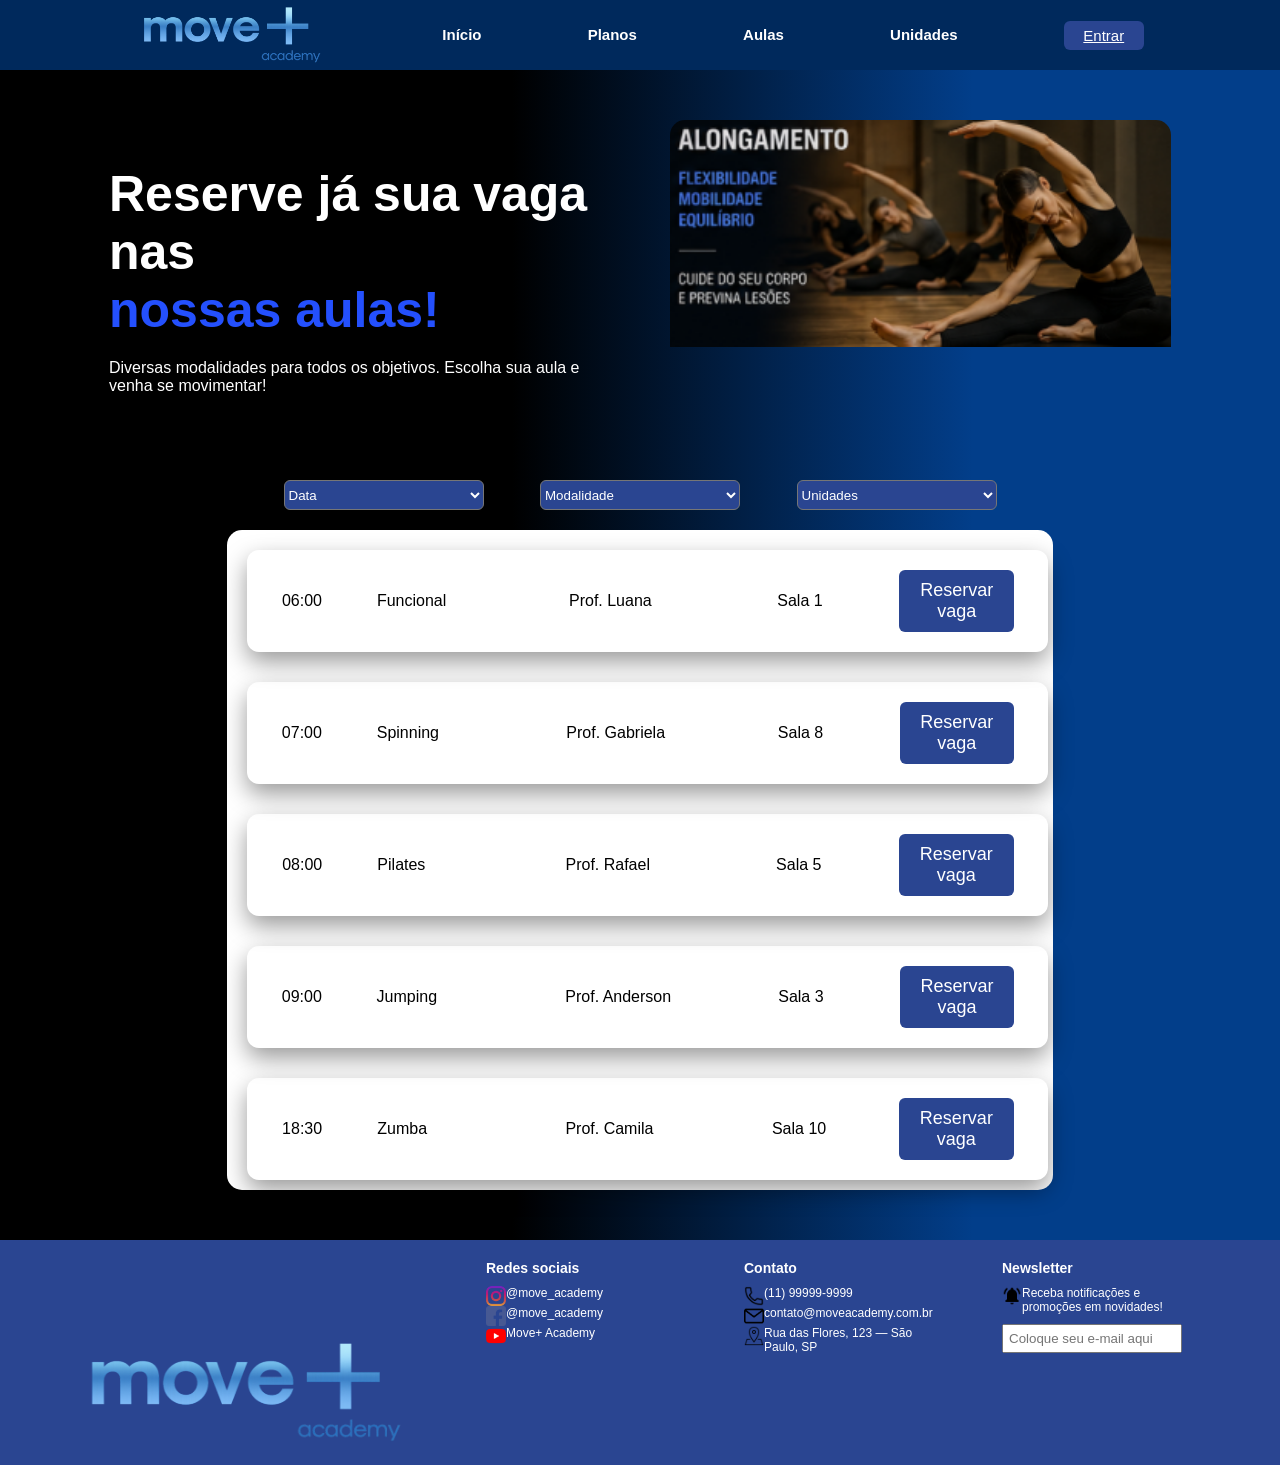
<file: aulas.html>
<!DOCTYPE html>
<html lang="pt-br">

<head>
    <meta charset="UTF-8">
    <meta name="viewport" content="width=device-width, initial-scale=1.0">
    <meta name="description"
        content="Conheça a Move+ Academy! Uma academia completa com infraestrutura moderna, treinos personalizados e professores prontos para acelerar os seus resultados. Na Move+ Academy você encontra o equilíbrio perfeito entre saúde e alta performance. Treinos inteligentes, modalidades variadas e uma comunidade ativa. Comece hoje!">
    <title>Página Inicial</title>
    <link rel="icon" type="image/png" sizes="32x32" href="img\+.png">
    <link rel="stylesheet" href="css/style.css">
</head>

<body>

    <header>
        <nav class="navbar">
            <div class="logo">
                <img src="img/logo2.png">
            </div>

            <h4><a href="index.html" class="cabeçalho">Início</a></h4>

            <h4 id="menuPlanos">
                <a href="planos.html" class="cabeçalho">Planos</a>
            </h4>

            <h4 id="menuAulas">
                <a href="aulas.html" class="cabeçalho">Aulas</a>
            </h4>

            <h4 id="menuUnidades">
                <a href="unidades.html" class="cabeçalho">Unidades</a>
            </h4>

            <h4 id="menuTreinos" style="display:none;">
                <a href="treinos.html" class="cabeçalho">Treinos</a>
            </h4>

            <div class="Entrar">
                <a href="login.html">Entrar</a>
            </div>
        </nav>
    </header>

    </div>

    <main class="painelAulas">
        <div class="topo-aulas">

            <div class="texto-aulas">
                <h1>
                    Reserve já sua vaga nas <br>
                    <strong>nossas aulas!</strong>
                </h1>

                <h4>
                    Diversas modalidades para todos os objetivos.
                    Escolha sua aula e venha se movimentar!
                </h4>
            </div>

            <div class="cardAula-carrossel-container">
                <img src="img/alongamentos.png">
            </div>

        </div>
        <section class="painelOpcoes">
            <select class="opcoes_painel">
                <option selected disabled>Data</option>
                <option>Segunda-feira</option>
                <option>Terça-feira</option>
                <option>Quarta-feira</option>
                <option>Quinta-feira</option>
                <option>Sexta-feira</option>
                <option>Sábado</option>
                <option>Domingo</option>
            </select>

            <select class="opcoes_painel">
                <option selected disabled>Modalidade</option>
                <option>Funcional</option>
                <option>Spinning</option>
                <option>Pilates</option>
                <option>Jumping</option>
                <option>Zumba</option>
            </select>

            <select class="opcoes_painel">
                <option selected disabled>Unidades</option>
                <option>Unidade Paulista</option>
                <option>Unidade Alphaville</option>
                <option>Unidade Batel</option>
                <option>Unidade Zona Sul</option>
                <option>Unidade Copacabana</option>
                <option>Unidade Centro</option>
            </select>

        </section>

        <section class="painelHorarios">
            <table>
                <tbody>
                    <tr>
                        <td>06:00</td>
                        <td>Funcional</td>
                        <td>Prof. Luana</td>
                        <td>Sala 1</td>
                        <td><button class="botao_aulas">Reservar vaga</button></td>
                    </tr>
                </tbody>
            </table>

            <table>
                <tbody>
                    <tr>
                        <td>07:00</td>
                        <td>Spinning</td>
                        <td>Prof. Gabriela</td>
                        <td>Sala 8</td>
                        <td><button class="botao_aulas">Reservar vaga</button></td>
                    </tr>
                </tbody>
            </table>

            <table>
                <tbody>
                    <tr>
                        <td>08:00</td>
                        <td>Pilates</td>
                        <td>Prof. Rafael</td>
                        <td>Sala 5</td>
                        <td><button class="botao_aulas">Reservar vaga</button></td>
                    </tr>
                </tbody>
            </table>

            <table>
                <tbody>
                    <tr>
                        <td>09:00</td>
                        <td>Jumping</td>
                        <td>Prof. Anderson</td>
                        <td>Sala 3</td>
                        <td><button class="botao_aulas">Reservar vaga</button></td>
                    </tr>
                </tbody>
            </table>

            <table>
                <tbody>
                    <tr>
                        <td>18:30</td>
                        <td>Zumba</td>
                        <td>Prof. Camila</td>
                        <td>Sala 10</td>
                        <td><button class="botao_aulas">Reservar vaga</button></td>
                    </tr>
                </tbody>
            </table>

        </section>

    </main>


    <div class="rodape">
        <div class="rodapeImagem">
            <img src="img/logo2.png">
        </div>
        <div class="coluna">
            <h4>Redes sociais</h4>
            <p class="icone"><img src="img/instagram.png"> @move_academy</p>
            <p class="icone"><img src="img/facebook.png"> @move_academy</p>
            <p class="icone"><img src="img/youtube.png"> Move+ Academy</p>
        </div>

        <div class="coluna">
            <h4>Contato</h4>
            <p class="icone"><img src="img/telefone.png"> (11) 99999-9999</p>
            <p class="icone"><img src="img/e-mail.png"> contato@moveacademy.com.br</p>
            <p class="icone"><img src="img/endereço.png"> Rua das Flores, 123 — São Paulo, SP</p>
        </div>

        <div class="coluna">
            <h4>Newsletter</h4>
            <p class="icone"><img src="img/notificacao.png"> Receba notificações e promoções em novidades!</p>
            <input type="email" placeholder="Coloque seu e-mail aqui">
        </div>
        <script src="js/script.js">
        </script>
        
</body>

</html>
</file>
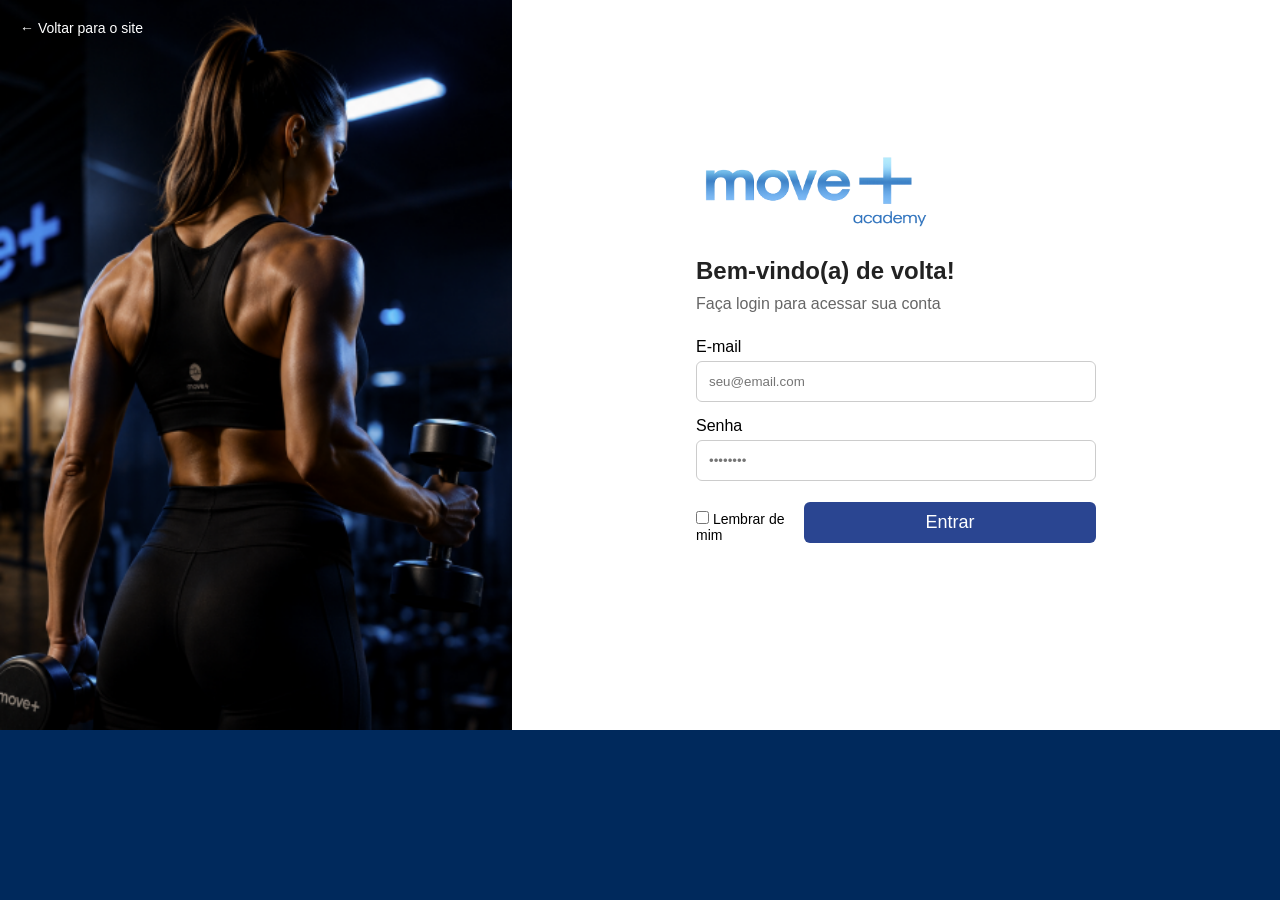
<file: login.html>
<!DOCTYPE html>
<html lang="pt-BR">

<head>
    <meta charset="UTF-8">
    <meta name="viewport" content="width=device-width, initial-scale=1.0">
    <title>Login - Move+</title>
    <link rel="stylesheet" href="css/style.css">
</head>

<body>

    <div class="container">

        <div class="left_login">
            <a href="index.html" class="voltar">← Voltar para o site</a>
        </div>

        <div class="right">

            <div class="formulario">

                <img src="img/logo2.png" alt="Move+" class="logo_login_cadastro">

                <h2>Bem-vindo(a) de volta!</h2>
                <p>Faça login para acessar sua conta</p>

                <label>E-mail</label>
                <input type="email" placeholder="seu@email.com">

                <label>Senha</label>
                <input type="password" placeholder="••••••••">

                <div class="opcoes">
                    <label>
                        <input type="checkbox">
                        Lembrar de mim
                    </label>

                <button>Entrar</button>

            </div>

        </div>

</body>

</html>
</file>
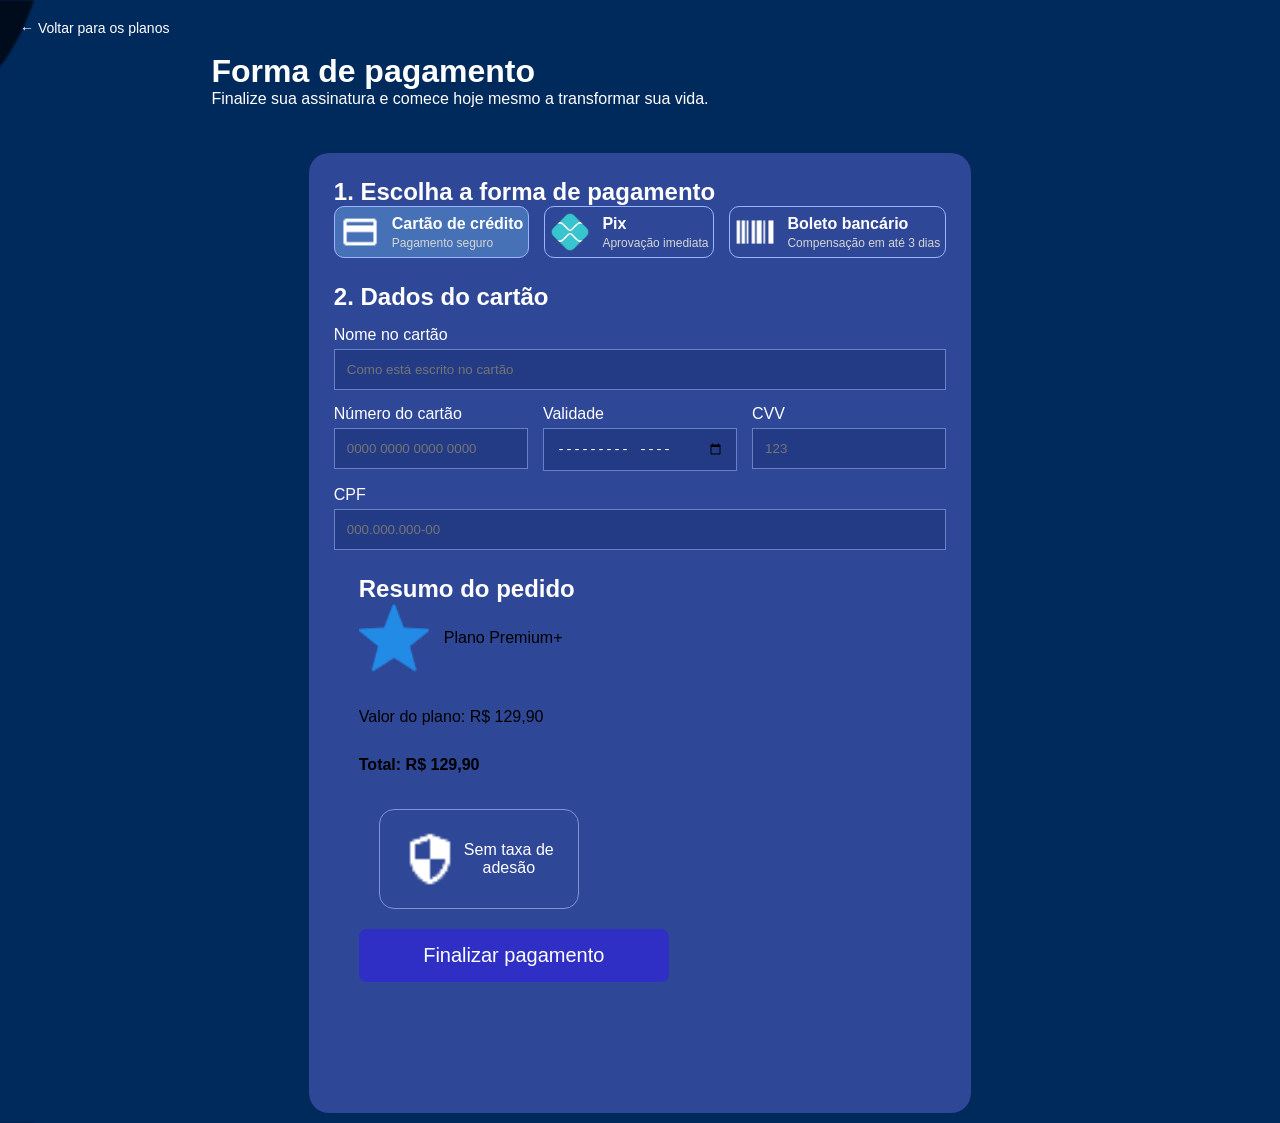
<file: pagamento.html>
<!DOCTYPE html>
<html lang="pt-br">

<head>
    <meta charset="UTF-8">
    <meta name="viewport" content="width=device-width, initial-scale=1.0">
    <meta name="description"
        content="Conheça a Move+ Academy! Uma academia completa com infraestrutura moderna, treinos personalizados e professores prontos para acelerar os seus resultados. Na Move+ Academy você encontra o equilíbrio perfeito entre saúde e alta performance. Treinos inteligentes, modalidades variadas e uma comunidade ativa. Comece hoje!">
    <title>Página de pagamento</title>
    <link rel="icon" type="image/png" sizes="32x32" href="img\+.png">
    <link rel="stylesheet" href="css/style.css">

</head>

<body class="pagamento">


    <a href="planos.html" class="voltar">
        ← Voltar para os planos
    </a>
    <br>

    <div class="pagamento_topo">
        <h1>Forma de pagamento</h1>
        <p class="p_topo">Finalize sua assinatura e comece hoje mesmo a transformar sua vida.</p>
    </div>

    <div class="left_pagamento">

        <!-- LADO ESQUERDO -->
        <div class="pagamento_opcoes">

            <h2>1. Escolha a forma de pagamento</h2>

            <div class="metodos_pagamento">

                <div class="metodo_ativo ativo" onclick="mostrarPagamento('cartao', this)">
                    <img src="img/Cartao.png">

                    <div class="metodo_informacoes">
                        <span>Cartão de crédito</span>
                        <p>Pagamento seguro</p>
                    </div>
                </div>

                <div class="metodo_ativo" onclick="mostrarPagamento('pix', this)">
                    <img src="img/Pix.png">

                    <div class="metodo_informacoes">
                        <span>Pix</span>
                        <p>Aprovação imediata</p>
                    </div>
                </div>

                <div class="metodo_ativo" onclick="mostrarPagamento('boleto', this)">
                    <img src="img/Boleto.png">

                    <div class="metodo_informacoes">
                        <span>Boleto bancário</span>
                        <p>Compensação em até 3 dias</p>
                    </div>
                </div>

            </div>

            <!-- FORMULÁRIO CARTÃO -->
            <div id="cartao" class="forma_pagamento">

                <h2>2. Dados do cartão</h2>

                <label>Nome no cartão</label>
                <input type="text" placeholder="Como está escrito no cartão">

                <div class="input_linhas">

                    <div>
                        <label>Número do cartão</label>
                        <input type="text" placeholder="0000 0000 0000 0000">
                    </div>

                    <div>
                        <label>Validade</label>
                        <input type="month">
                    </div>

                    <div>
                        <label>CVV</label>
                        <input type="password" placeholder="123">
                    </div>

                </div>

                <label>CPF</label>
                <input type="text" placeholder="000.000.000-00">

            </div>


            <!-- FORMULÁRIO PIX -->
            <div id="pix" class="forma_pagamento" style="display:none;">

                <h2>2. Pagamento via Pix</h2>

                <p style="color:white;">
                    Escaneie o QR Code abaixo para realizar o pagamento.
                </p>

                <img src="img/qr.png" alt="QR Code Pix" style="width:220px; margin:20px auto; display:block;">

                <p style="color:white;">
                    Após o pagamento a confirmação acontece automaticamente.
                </p>

            </div>


            <!-- FORMULÁRIO BOLETO -->
            <div id="boleto" class="forma_pagamento" style="display:none;">

                <h2>2. Pagamento por boleto</h2>

                <p style="color:white;">
                    Clique no botão abaixo para gerar seu boleto bancário.
                </p>

                <button class="finalizar" type="button" onclick="gerarBoleto()">
                    Gerar boleto bancário
                </button>

                <p style="color:white; margin-top:20px;">
                    O pagamento pode levar até 3 dias úteis para ser compensado.
                </p>

            </div>

            <div class="resumo_pedido">

                <h2>Resumo do pedido</h2>
                <div class="plano_final">
                    <img id="imgPlano" class="imgPlanoResumo">

                    <div>
                        <p id="nomePlano"></p>
                    </div>
                </div>

                <div class="valores">
                    <p id="valorPlano"></p>
                </div>

                <div class="valores">
                    <strong id="totalPlano"></strong>
                </div>

                <div class="taxa">
                    <img src="img/Adesao.png" width=20% height=20%> Sem taxa de adesão
                </div>

                <button class="finalizar" onclick="finalizarPagamento()">
                    Finalizar pagamento
                </button>

            </div>

        </div>
    </div>
    <script src="js/script.js"></script>
    <script src="js/pagamento.js"></script>
</body>

</html>
</file>
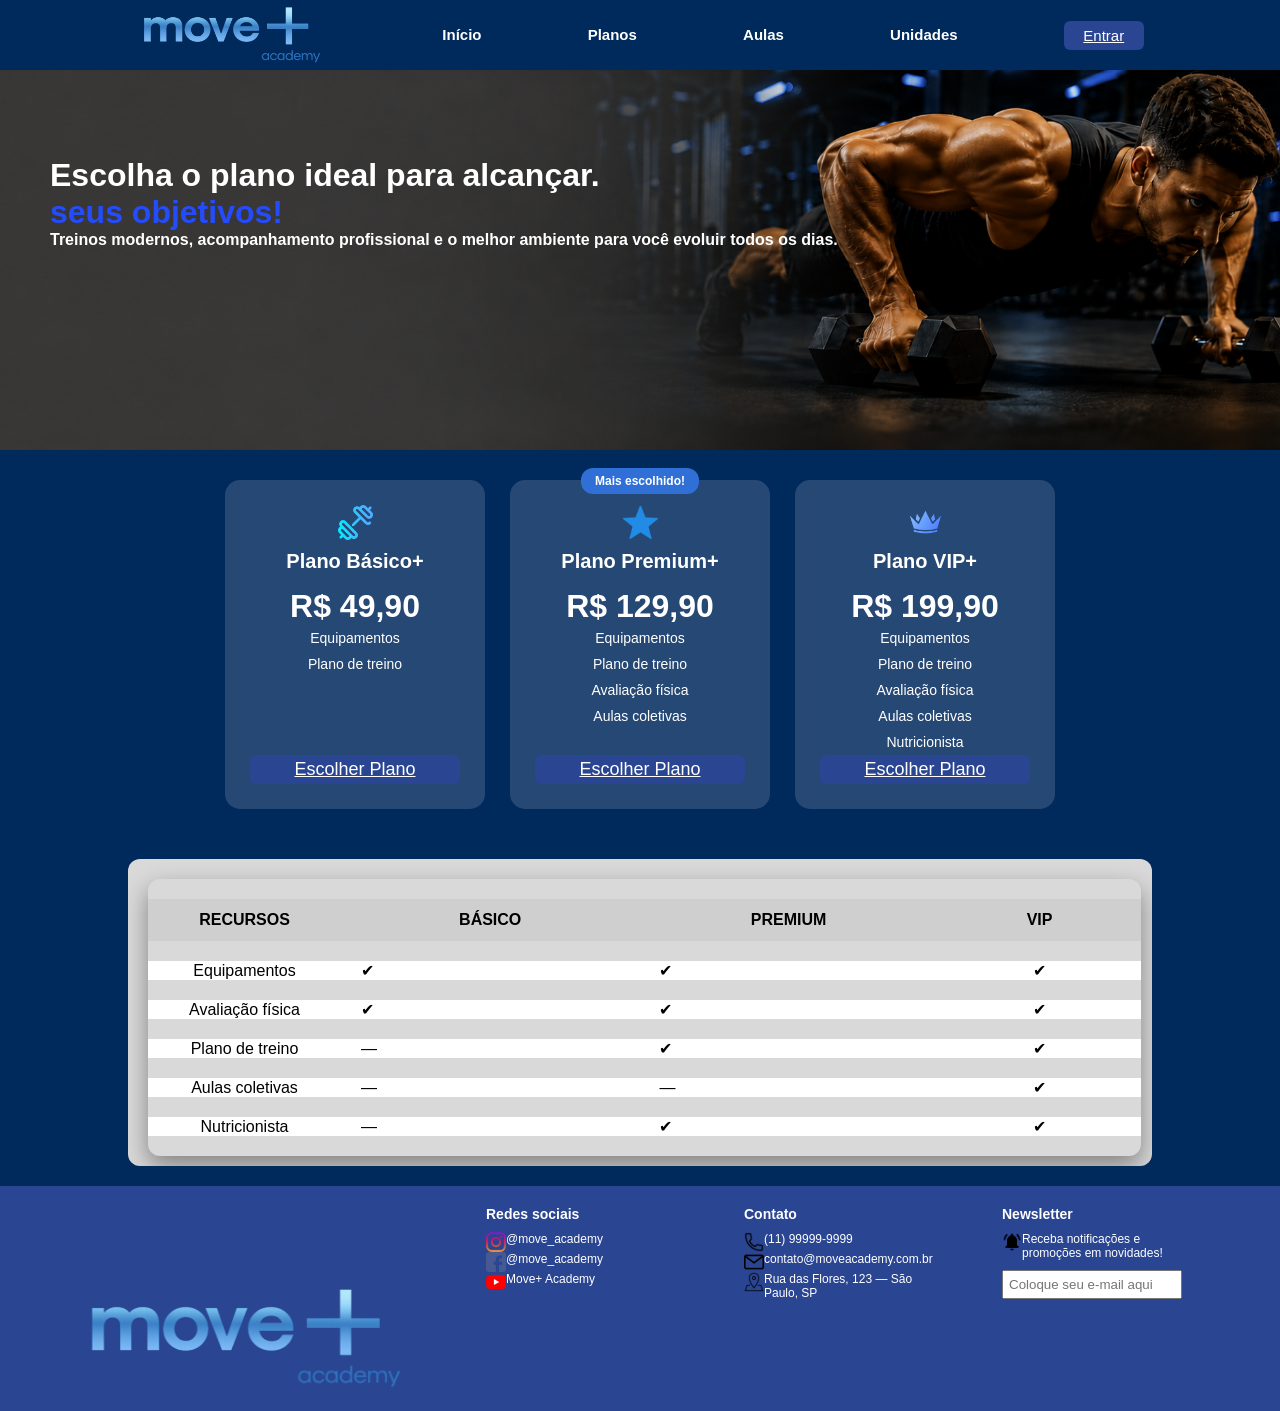
<file: planos.html>
<!DOCTYPE html>
<html lang="pt-br">

<head>
    <meta charset="UTF-8">
    <meta name="viewport" content="width=device-width, initial-scale=1.0">
    <meta name="description"
        content="Conheça a Move+ Academy! Uma academia completa com infraestrutura moderna, treinos personalizados e professores prontos para acelerar os seus resultados. Na Move+ Academy você encontra o equilíbrio perfeito entre saúde e alta performance. Treinos inteligentes, modalidades variadas e uma comunidade ativa. Comece hoje!">
    <title>Planos</title>
    <link rel="icon" type="image/png" sizes="32x32" href="img\+.png">
    <link rel="stylesheet" href="css/style.css">

</head>

<body>

    <header>
        <nav class="navbar">
            <div class="logo">
                <img src="img/logo2.png">
            </div>

            <h4><a href="index.html" class="cabeçalho">Início</a></h4>

            <h4 id="menuPlanos">
                <a href="planos.html" class="cabeçalho">Planos</a>
            </h4>

            <h4 id="menuAulas">
                <a href="aulas.html" class="cabeçalho">Aulas</a>
            </h4>

            <h4 id="menuUnidades">
                <a href="unidades.html" class="cabeçalho">Unidades</a>
            </h4>

            <h4 id="menuTreinos" style="display:none;">
                <a href="treinos.html" class="cabeçalho">Treinos</a>
            </h4>

            <div class="Entrar">
                <a href="login.html">Entrar</a>
            </div>
        </nav>
    </header>

    <div class="painelPlanos">
        <h1><br>
            Escolha o plano ideal para alcançar.<br>
            <strong style="color: rgb(36, 76, 253)">seus objetivos!</strong>
        </h1>
        <h4>Treinos modernos, acompanhamento profissional e o melhor ambiente para você evoluir todos os dias.</h4>
    </div>

    <div class="cards_planos">

        <div class="recursos_planos">
            <img src="img/PlanoBasico.png">
            <h2>Plano Básico+</h2>
            <h1>R$ 49,90</h1>
            <p>Equipamentos</p>
            <p>Plano de treino</p>
            <a href="cadastro.html" class="botao_recursos" onclick="localStorage.setItem('planoEscolhido','basico')">
                Escolher Plano
            </a>
        </div>

        <div class="recursos_planos-destaque">
            <img src="img/PlanoPremium+.png">
            <h2>Plano Premium+</h2>
            <h1>R$ 129,90</h1>
            <p>Equipamentos</p>
            <p>Plano de treino</p>
            <p>Avaliação física</p>
            <p>Aulas coletivas</p>
            <a href="cadastro.html" class="botao_recursos" onclick="localStorage.setItem('planoEscolhido','premium')">
                Escolher Plano
            </a>
        </div>

        <div class="recursos_planos">
            <img src="img/PlanoVIP+.png">
            <h2>Plano VIP+</h2>
            <h1>R$ 199,90</h1>
            <p>Equipamentos</p>
            <p>Plano de treino</p>
            <p>Avaliação física</p>
            <p>Aulas coletivas</p>
            <p>Nutricionista</p>
            <a href="cadastro.html" class="botao_recursos" onclick="localStorage.setItem('planoEscolhido','vip')">
                Escolher Plano
            </a>
        </div>

    </div>

    <div class="tabela-planos">
        <table>
            <thead>
                <tr>
                    <th>RECURSOS</th>
                    <th>BÁSICO</th>
                    <th>PREMIUM</th>
                    <th>VIP</th>
                </tr>
            </thead>
            <tbody>
                <tr>
                    <td>Equipamentos</td>
                    <td>✔</td>
                    <td>✔</td>
                    <td>✔</td>
                </tr>
                <tr>
                    <td>Avaliação física</td>
                    <td>✔</td>
                    <td>✔</td>
                    <td>✔</td>
                </tr>
                <tr>
                    <td>Plano de treino</td>
                    <td>—</td>
                    <td>✔</td>
                    <td>✔</td>
                </tr>
                <tr>
                    <td>Aulas coletivas</td>
                    <td>—</td>
                    <td>—</td>
                    <td>✔</td>
                </tr>
                <tr>
                    <td>Nutricionista</td>
                    <td>—</td>
                    <td>✔</td>
                    <td>✔</td>
                </tr>
            </tbody>
        </table>
    </div>
    <div class="rodape">
        <div class="rodapeImagem">
            <img src="img/logo2.png">
        </div>
        <div class="coluna">
            <h4>Redes sociais</h4>
            <p class="icone"><img src="img/instagram.png"> @move_academy</p>
            <p class="icone"><img src="img/facebook.png"> @move_academy</p>
            <p class="icone"><img src="img/youtube.png"> Move+ Academy</p>
        </div>

        <div class="coluna">
            <h4>Contato</h4>
            <p class="icone"><img src="img/telefone.png"> (11) 99999-9999</p>
            <p class="icone"><img src="img/e-mail.png"> contato@moveacademy.com.br</p>
            <p class="icone"><img src="img/endereço.png"> Rua das Flores, 123 — São Paulo, SP</p>
        </div>

        <div class="coluna">
            <h4>Newsletter</h4>
            <p class="icone"><img src="img/notificacao.png"> Receba notificações e promoções em novidades!</p>
            <input type="email" placeholder="Coloque seu e-mail aqui">
        </div>
    </div>
<script src="js/pagamento.js"></script>
</body>

</html>
</file>
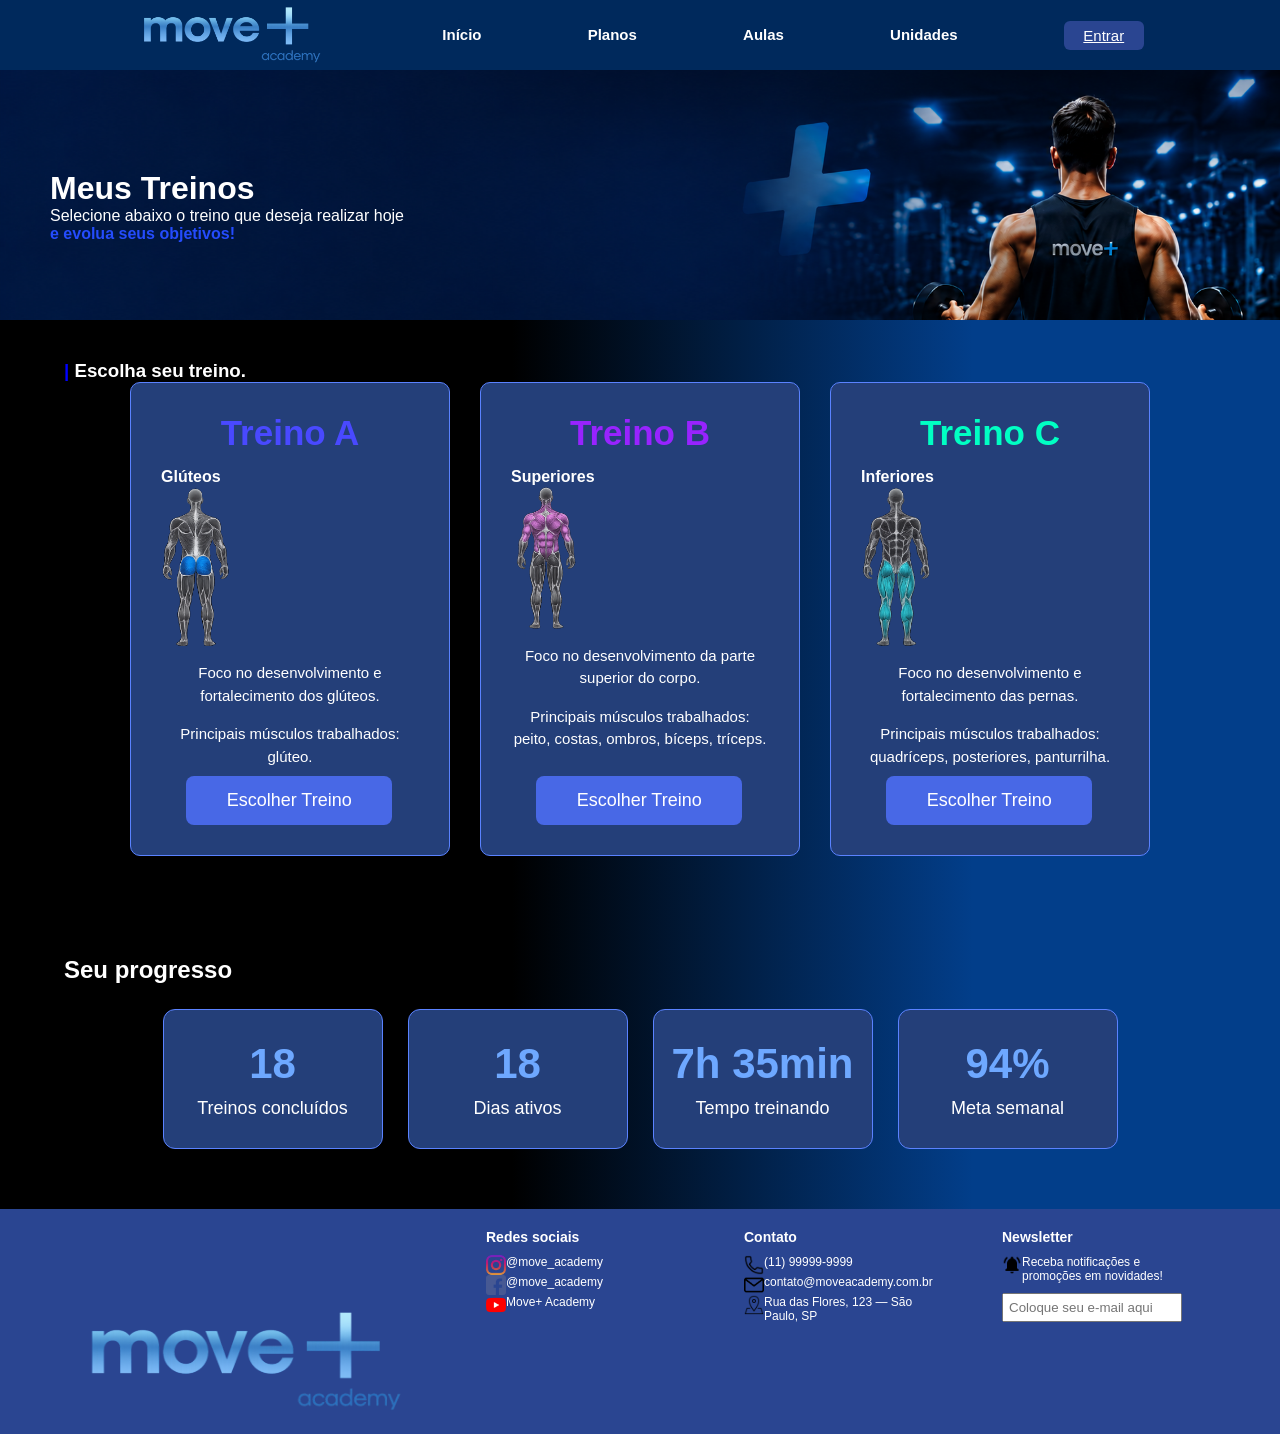
<file: treinos.html>
<!DOCTYPE html>
<html lang="pt-br">

<head>
    <meta charset="UTF-8">
    <meta name="viewport" content="width=device-width, initial-scale=1.0">
    <meta name="description"
        content="Conheça a Move+ Academy! Uma academia completa com infraestrutura moderna, treinos personalizados e professores prontos para acelerar os seus resultados. Na Move+ Academy você encontra o equilíbrio perfeito entre saúde e alta performance. Treinos inteligentes, modalidades variadas e uma comunidade ativa. Comece hoje!">
    <title>Treinos</title>
    <link rel="icon" type="image/png" sizes="32x32" href="img\+.png">
    <link rel="stylesheet" href="css/style.css">
</head>

<body class="body_treinos">

    <header>
        <nav class="navbar">
            <div class="logo">
                <img src="img/logo2.png">
            </div>

            <h4><a href="index.html" class="cabeçalho">Início</a></h4>

            <h4 id="menuPlanos">
                <a href="planos.html" class="cabeçalho">Planos</a>
            </h4>

            <h4 id="menuAulas">
                <a href="aulas.html" class="cabeçalho">Aulas</a>
            </h4>

            <h4 id="menuUnidades">
                <a href="unidades.html" class="cabeçalho">Unidades</a>
            </h4>

            <h4 id="menuTreinos" style="display:none;">
                <a href="treinos.html" class="cabeçalho">Treinos</a>
            </h4>

            <div class="Entrar">
                <a href="login.html">Entrar</a>
            </div>
        </nav>
    </header>

    <div class="painelTopo">
        <h1>Meus Treinos</h1>
        <p>Selecione abaixo o treino que deseja realizar hoje <br>
            <strong style="color: rgb(36, 76, 253)"> e evolua seus objetivos!</strong>
        </p>
    </div>

    <div class="opcoes_treinos">
        <h3><strong style="color: blue;">|</strong> Escolha seu treino.</h3>

        <div class="card_treinos">

            <div class="treinos">
                <h2><strong style="color: rgb(73, 73, 255);">Treino A</strong></h2>
                <h4>Glúteos</h4>
                <img src="img/treino_gluteo.png" alt="Treino A">

                <div class="informacoes_treino">
                    <h6> Foco no desenvolvimento e fortalecimento dos glúteos.</h6>
                    <h6> Principais músculos trabalhados: glúteo. </h6>

                    <button class="botao_treinos">
                        Escolher Treino
                    </button>
                </div>
            </div>

            <div class="treinos">
                <h2><strong style="color: rgb(152, 35, 255);">Treino B</strong></h2>
                <h4>Superiores</h4>
                <img src="img/treino_superiores.png" alt="Treino B">

                <div class="informacoes_treino">
                    <h6> Foco no desenvolvimento da parte superior do corpo.</h6>
                    <h6> Principais músculos trabalhados: peito, costas, ombros, bíceps, tríceps. </h6>

                    <button class="botao_treinos">
                        Escolher Treino
                    </button>
                </div>
            </div>

            <div class="treinos">
                <h2><strong style="color: rgb(0, 255, 195);">Treino C</strong></h2>
                <h4>Inferiores</h4>
                <img src="img/treino_inferiores.png" alt="Treino C">

                <div class="informacoes_treino">
                    <h6> Foco no desenvolvimento e fortalecimento das pernas.</h6>
                    <h6> Principais músculos trabalhados: quadríceps, posteriores, panturrilha. </h6>

                    <button class="botao_treinos">
                        Escolher Treino
                    </button>
                </div>
            </div>
        </div>
    </div>
    <section class="progresso">

        <h2>Seu progresso</h2>

        <div class="cards_progresso">

            <div class="card_progresso">
                <h3>18</h3>
                <p>Treinos concluídos</p>
            </div>

            <div class="card_progresso">
                <h3>18</h3>
                <p>Dias ativos</p>
            </div>

            <div class="card_progresso">
                <h3>7h 35min</h3>
                <p>Tempo treinando</p>
            </div>

            <div class="card_progresso">
                <h3>94%</h3>
                <p>Meta semanal</p>
            </div>

        </div>

    </section>

    <div class="rodape">
        <div class="rodapeImagem">
            <img src="img/logo2.png">
        </div>
        <div class="coluna">
            <h4>Redes sociais</h4>
            <p class="icone"><img src="img/instagram.png"> @move_academy</p>
            <p class="icone"><img src="img/facebook.png"> @move_academy</p>
            <p class="icone"><img src="img/youtube.png"> Move+ Academy</p>
        </div>

        <div class="coluna">
            <h4>Contato</h4>
            <p class="icone"><img src="img/telefone.png"> (11) 99999-9999</p>
            <p class="icone"><img src="img/e-mail.png"> contato@moveacademy.com.br</p>
            <p class="icone"><img src="img/endereço.png"> Rua das Flores, 123 — São Paulo, SP</p>
        </div>

        <div class="coluna">
            <h4>Newsletter</h4>
            <p class="icone"><img src="img/notificacao.png"> Receba notificações e promoções em novidades!</p>
            <input type="email" placeholder="Coloque seu e-mail aqui">
        </div>

    <script src="js/script.js"></script>
</body>

</html>
</file>
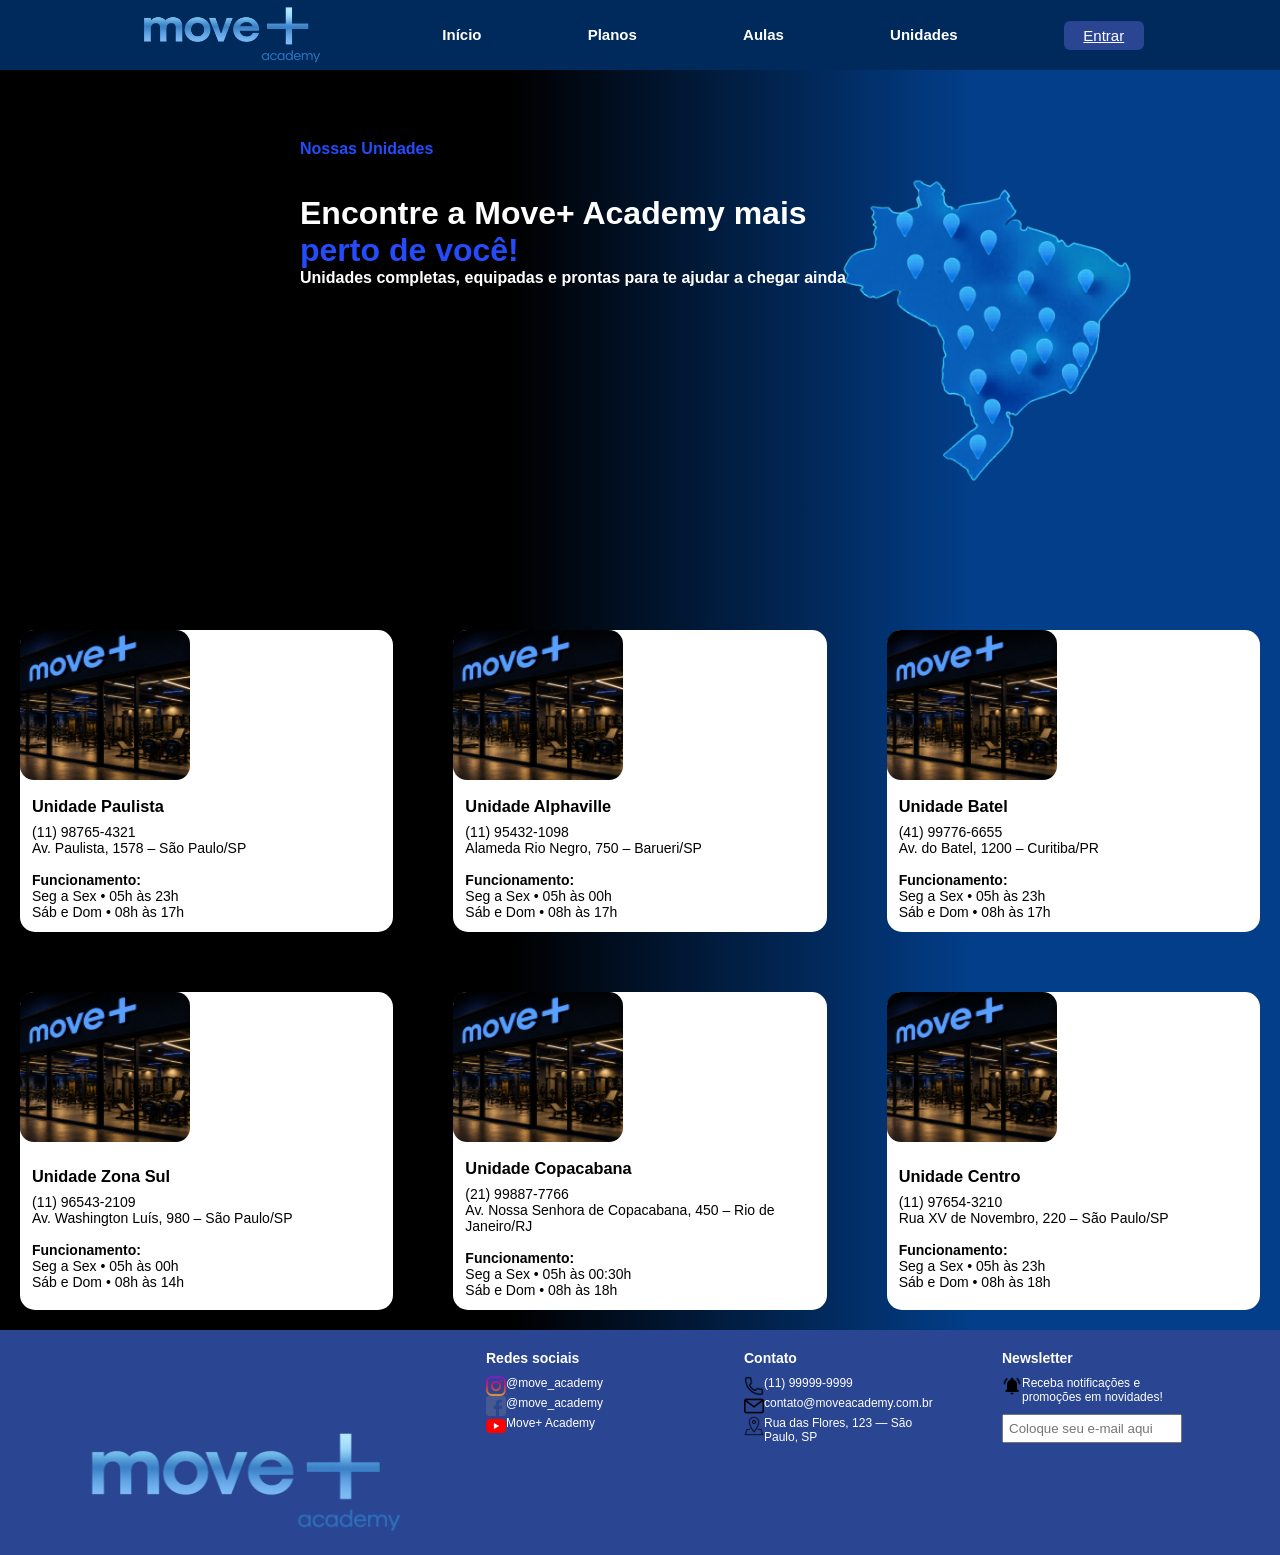
<file: unidades.html>
<!DOCTYPE html>
<html lang="pt-br">

<head>
    <meta charset="UTF-8">
    <meta name="viewport" content="width=device-width, initial-scale=1.0">
    <meta name="description"
        content="Conheça a Move+ Academy! Uma academia completa com infraestrutura moderna, treinos personalizados e professores prontos para acelerar os seus resultados. Na Move+ Academy você encontra o equilíbrio perfeito entre saúde e alta performance. Treinos inteligentes, modalidades variadas e uma comunidade ativa. Comece hoje!">
    <title>Página Inicial</title>
    <link rel="icon" type="image/png" sizes="32x32" href="img\+.png">
    <link rel="stylesheet" href="css/style.css">
</head>

<body class="UniFundo">

    <header>
        <nav class="navbar">
            <div class="logo">
                <img src="img/logo2.png">
            </div>

            <h4><a href="index.html" class="cabeçalho">Início</a></h4>

            <h4 id="menuPlanos">
                <a href="planos.html" class="cabeçalho">Planos</a>
            </h4>

            <h4 id="menuAulas">
                <a href="aulas.html" class="cabeçalho">Aulas</a>
            </h4>

            <h4 id="menuUnidades">
                <a href="unidades.html" class="cabeçalho">Unidades</a>
            </h4>

            <h4 id="menuTreinos" style="display:none;">
                <a href="treinos.html" class="cabeçalho">Treinos</a>
            </h4>

            <div class="Entrar">
                <a href="login.html">Entrar</a>
            </div>
        </nav>
    </header>

    <div class="painelUnidades">
        <h4><strong style="color: rgb(36, 76, 253)" ;>Nossas Unidades</strong></h4>
        <h1><br>
            Encontre a Move+ Academy mais <br>
            <strong style="color: rgb(36, 76, 253)">perto de você!</strong>
        </h1>

        
        <h4>Unidades completas, equipadas e prontas para te ajudar a chegar ainda mais longe.</h4>

<div class="mapa">
                <img src="img/Unidades +.png">
            </div>
    </div>

    <div class="cards_unidades">
        <div class="cards_localizacao">
            <img src="img/academia_frente.png">

            <div class="info-unidade">
                <h3>Unidade Paulista</h3>

                <p>(11) 98765-4321</p>
                <p>Av. Paulista, 1578 – São Paulo/SP</p>

                <br>

                <p><strong>Funcionamento:</strong></p>
                <p>Seg a Sex • 05h às 23h</p>
                <p>Sáb e Dom • 08h às 17h</p>
            </div>
        </div>

        <div class="cards_localizacao">
            <img src="img/academia_frente.png">

            <div class="info-unidade">
                <h3>Unidade Alphaville</h3>

                <p>(11) 95432-1098</p>
                <p>Alameda Rio Negro, 750 – Barueri/SP</p>

                <br>

                <p><strong>Funcionamento:</strong></p>
                <p>Seg a Sex • 05h às 00h</p>
                <p>Sáb e Dom • 08h às 17h</p>
            </div>
        </div>

        <div class="cards_localizacao">
            <img src="img/academia_frente.png">

            <div class="info-unidade">
                <h3>Unidade Batel</h3>

                <p>(41) 99776-6655</p>
                <p>Av. do Batel, 1200 – Curitiba/PR</p>

                <br>

                <p><strong>Funcionamento:</strong></p>
                <p>Seg a Sex • 05h às 23h</p>
                <p>Sáb e Dom • 08h às 17h</p>
            </div>
        </div>

        <div class="cards_localizacao">
            <img src="img/academia_frente.png">

            <div class="info-unidade">
                <h3>Unidade Zona Sul</h3>

                <p>(11) 96543-2109</p>
                <p>Av. Washington Luís, 980 – São Paulo/SP</p>

                <br>

                <p><strong>Funcionamento:</strong></p>
                <p>Seg a Sex • 05h às 00h</p>
                <p>Sáb e Dom • 08h às 14h</p>
            </div>
        </div>

        <div class="cards_localizacao">
            <img src="img/academia_frente.png">

            <div class="info-unidade">
                <h3>Unidade Copacabana</h3>

                <p>(21) 99887-7766</p>
                <p>Av. Nossa Senhora de Copacabana, 450 – Rio de Janeiro/RJ</p>

                <br>

                <p><strong>Funcionamento:</strong></p>
                <p>Seg a Sex • 05h às 00:30h</p>
                <p>Sáb e Dom • 08h às 18h</p>
            </div>
        </div>

        <div class="cards_localizacao">
            <img src="img/academia_frente.png">

            <div class="info-unidade">
                <h3>Unidade Centro</h3>

                <p>(11) 97654-3210</p>
                <p>Rua XV de Novembro, 220 – São Paulo/SP</p>

                <br>

                <p><strong>Funcionamento:</strong></p>
                <p>Seg a Sex • 05h às 23h</p>
                <p>Sáb e Dom • 08h às 18h</p>
            </div>
        </div>

    </div>

    </div>
    <div class="rodape">
        <div class="rodapeImagem">
            <img src="img/logo2.png">
        </div>
        <div class="coluna">
            <h4>Redes sociais</h4>
            <p class="icone"><img src="img/instagram.png"> @move_academy</p>
            <p class="icone"><img src="img/facebook.png"> @move_academy</p>
            <p class="icone"><img src="img/youtube.png"> Move+ Academy</p>
        </div>

        <div class="coluna">
            <h4>Contato</h4>
            <p class="icone"><img src="img/telefone.png"> (11) 99999-9999</p>
            <p class="icone"><img src="img/e-mail.png"> contato@moveacademy.com.br</p>
            <p class="icone"><img src="img/endereço.png"> Rua das Flores, 123 — São Paulo, SP</p>
        </div>

        <div class="coluna">
            <h4>Newsletter</h4>
            <p class="icone"><img src="img/notificacao.png"> Receba notificações e promoções em novidades!</p>
            <input type="email" placeholder="Coloque seu e-mail aqui">
        </div>

    <script src="js/script.js"></script>
</body>

</html>
</file>
<file: css/style.css>
/* seletor universal */
        * {
            margin: 0;
            padding: 0;
            box-sizing: border-box;
        }

        /* base do index, aulas, planos, treinos, unidades */

        /* CABEÇALHO */
        body {
            margin: 0;
            font-family: Arial, Helvetica, sans-serif;
            background-color: #00295C;
            min-height: 100vh;
            display: flex;
            flex-direction: column;
        }

        header {
            background-color: #00295C;
            color: white;
            padding: 20px;
        }

        .navbar {
            background-color: #00295C;
            height: 30px;
            width: 100%;
            display: flex;
            align-items: center;
            justify-content: space-evenly;
            padding: 10px;
            text-align: center;
        }

        .logo {
            font-weight: bold;
            display: flex;
            width: 200px;
            height: 38px;
            border: black;
            text-align: left;
            align-items: center;
        }

        img {
            width: 100%;
        }

        .cabeçalho {
            text-decoration: none;
        }

        /* linha em baixo de algo que ao passar o mouse em cima */
        .cabeçalho:hover {
            border-bottom: 2px solid rgb(26, 125, 255);
        }

        a {
            color: #ffffff;
            font-size: 15px;
        }

        .Entrar {
            /* botão de entrar -> página de login */
            text-align: center;
            font-family: sans-serif;
            border-radius: 6px;
            background-color: #2a4591;
            width: 80px;
            padding: 4px;
            color: white;
            border: none;
            font-size: 18px;
            cursor: pointer;
        }

        /* RODAPÉ */

        .rodape {
            background-color: #2a4591;
            width: 100%;
            min-height: 150px;
            display: flex;
            justify-content: space-evenly;
            align-items: center;
            color: white;
            padding: 20px;
            margin-top: auto;
        }

        .rodapeImagem {
            width: 350px;
            height: 20px;
        }

        .coluna {
            display: inline-block;
            flex-direction: column;
            gap: 5px;
            width: 200px;
            height: 185px;
            vertical-align: top;
        }

        .coluna h4 {
            margin-bottom: 10px;
            font-size: 14px;
        }

        .coluna p {
            font-size: 12px;
            margin: 0;
        }

        .coluna input {
            margin-top: 10px;
            padding: 5px;
            width: 180px;
        }

        .icone {
            display: flex;
        }

        .icone img {
            width: 20px;
            height: 20px;
        }

        /* INDEX */

        .painelPrincipal {
            color: white;
            display: flex;
            flex-direction: column;
            align-items: flex-start;
            text-align: left;
            background-image: url(../img/fundo.png);
            background-size: cover;
            background-repeat: no-repeat;
            background-position: center;
            width: 100%;
            height: 380px;
        }

        h1 {
            color: #ffffff;
            text-align: left;
        }

        h4 {
            color: #ffffff;
            text-align: left;
        }

        .cards {
            display: flex;
            justify-content: center;
            gap: 20px;
            flex-wrap: wrap;
            padding: 50px;
        }

        .recursos {
            width: 250px;
            height: 170px;
            background-color: rgba(255, 255, 255, 0.432);
            padding: 20px;
            text-align: center;
            box-sizing: border-box;
            border-radius: 15px;
        }

        .recursos:hover {
            transform: translateY(-10px);
            box-shadow: 0 10px 25px rgba(0, 0, 0, 0.4);
        }

        .recursos img {
            width: 30px;
            height: 30px;
            margin-bottom: 10px;
        }

        .recursos h2 {
            margin-bottom: 15px;
            font-size: 20px;
        }

        .recursos p {
            font-size: 15px;
        }

        /* PLANOS */
        .painelPlanos {
            background-image: url("../img/fundo_planos2.png");
            background-size: cover;
            background-position: center;
            background-repeat: no-repeat;
            min-height: 380px;
            color: white;
            padding: 50px;
        }

        /* CONTAINER DOS CARDS */
        .cards_planos {
            display: flex;
            justify-content: center;
            gap: 25px;
            /* mais espaço entre eles */
            flex-wrap: wrap;
            padding: 30px;
            align-items: stretch;
            /* ESSA LINHA AQUI É O OURO */
        }

        .recursos_planos {
            width: 260px;
            min-height: 300px;
            background: rgba(255, 255, 255, 0.15);
            /* mais clean */
            backdrop-filter: blur(10px);
            /* efeito vidro (chique) */
            padding: 25px;
            text-align: center;
            border-radius: 15px;
            box-sizing: border-box;
            transition: 0.3s;
            position: relative;
            display: flex;
            flex-direction: column;
            align-items: center;
        }

        .recursos_planos img {
            width: 30px;
            height: 30px;
            margin-bottom: 10px;
            margin-left: 90px;
            display: block;
            margin: 0 auto 10px auto;
        }

        /* HOVER BONITÃO */
        .recursos_planos:hover {
            transform: translateY(-10px);
            box-shadow: 0 10px 25px rgba(0, 0, 0, 0.4);
        }

        /* CARD DO MEIO DESTACADO */
        .recursos_planos-destaque {
            width: 260px;
            min-height: 300px;
            background: rgba(255, 255, 255, 0.15);
            /* mais clean */
            backdrop-filter: blur(10px);
            /* efeito vidro (chique) */
            padding: 25px;
            text-align: center;
            border-radius: 15px;
            box-sizing: border-box;
            transition: 0.3s;
            position: relative;
            display: flex;
            flex-direction: column;
            align-items: center;
        }

        .recursos_planos-destaque img {
            width: 35px;
            height: 35px;
            margin-bottom: 10px;
            display: block;
            margin: 0 auto 10px auto;
        }

        .recursos_planos-destaque:hover {
            transform: translateY(-10px);
            box-shadow: 0 10px 25px rgba(0, 0, 0, 0.4);
        }

        /* FAIXA "MAIS ESCOLHIDO" */
        .recursos_planos-destaque::before {
            content: "Mais escolhido!";
            position: absolute;
            top: -12px;
            left: 50%;
            transform: translateX(-50%);
            background: #2f6fd6;
            color: white;
            padding: 6px 14px;
            border-radius: 12px;
            font-size: 12px;
            font-weight: bold;
        }

        /* ÍCONES */
        .recursos_planos img {
            width: 35px;
            height: 35px;
            margin-bottom: 10px;
        }

        .recursos_planos-destaque h2 {
            margin-bottom: 15px;
            font-size: 20px;
            color: #fff;
        }

        .recursos_planos-destaque p {
            font-size: 14px;
            margin: 5px 0;
            color: #fff;
        }

        /* TÍTULO */
        .recursos_planos h2 {
            margin-bottom: 15px;
            font-size: 20px;
            color: #fff;
        }

        /* TEXTO */
        .recursos_planos p {
            font-size: 14px;
            margin: 5px 0;
            color: #fff;
        }

        /* TABELA */
        .tabela-planos {
            margin: 20px auto;
            width: 80%;
            background: #d9d9d9;
            border-radius: 12px;
            overflow: hidden;
            font-family: Arial, sans-serif;
        }

        table {
            width: 100%;
            border-collapse: collapse;
            text-align: center;
        }

        thead {
            background: #cfcfcf;
            font-weight: bold;
        }

        th,
        td {
            padding: 12px;
        }

        /* LISTRAS */
        tbody tr:nth-child(even) {
            background: #e6e6e6;
        }

        /* PRIMEIRA COLUNA */
        td:first-child {
            text-align: left;
            padding-left: 20px;
            font-weight: 500;
        }

        .botao_recursos {
            display: flex;
            justify-content: center;
            margin-top: auto;
            width: 100%;
            text-align: center;
            font-family: sans-serif;
            border-radius: 6px;
            background-color: #2a4591;
            padding: 4px;
            color: white;
            border: none;
            font-size: 18px;
            cursor: pointer;
        }

        /* AULAS */

        .painelAulas {
            background: linear-gradient(90deg, #000 40%, #023e8a 76%);
            background-size: cover;
            background-position: center;
            background-repeat: no-repeat;
            min-height: 650px;
            color: white;
            padding: 50px;

        }

        .topo-aulas {
            display: flex;
            justify-content: space-between;
            align-items: center;
            gap: 60px;
            width: 90%;
            margin: 0 auto 40px;
        }

        .texto-aulas {
            flex: 1;
        }

        .texto-aulas h1 {
            margin: 0;
            color: white;
            font-size: 50px;
        }

        .texto-aulas h1 strong {
            color: #2450fd;
        }

        .texto-aulas h4 {
            margin-top: 20px;
            color: white;
            font-weight: normal;
        }

        .cardAula-carrossel-container {
            position: relative;
            flex: 1;
            max-width: 700px;
            height: 320px;
            overflow: hidden;
            border-radius: 15px;
        }

        .imagens-slide {
            width: 850px;
            height: 250px;
            position: relative;
        }

        .imagens-slide img {
            width: 850px;
            height: 300px;
            object-fit: cover;
            display: none;
        }

        .imagens-slide img.ativa {
            display: block;
        }

        /* botões */
        .botao-nav {
            position: absolute;
            top: 50%;
            transform: translateY(-50%);
            width: 45px;
            height: 45px;
            display: flex;
            align-items: center;
            justify-content: center;
            border: none;
            border-radius: 50%;
            background: rgba(0, 0, 0, .45);
            color: white;
            font-size: 22px;
            cursor: pointer;
            z-index: 100;
        }

        #prev {
            left: 15px;
        }

        #next {
            right: 15px;
        }

        /* bolinhas */
        .indicadores {
            position: absolute;
            bottom: 10px;
            left: 50%;
            transform: translateX(-50%);
            display: flex;
            gap: 8px;
        }

        .bolinha {
            width: 10px;
            height: 10px;
            border-radius: 50%;
            background: rgba(255, 255, 255, 0.5);
            cursor: pointer;
        }

        .bolinha.ativa {
            background: white;
        }

        /* animação */
        @keyframes fade {
            from {
                opacity: 0.5;
            }

            to {
                opacity: 1;
            }
        }

        .painelOpcoes {
            color: rgb(0, 0, 0);
            width: 70%;
            border-radius: 15px;
            margin: 0px auto;
            /* centraliza horizontalmente */
            margin-top: 20px;
            display: flex;
            justify-content: space-evenly;
        }

        .opcoes_painel {
            width: 200px;
            height: 30px;
            border-radius: 6px;
            background-color: #2a4591;
            color: white;
        }

        .painelHorarios {
            background-color: #ffffff;
            color: rgb(0, 0, 0);
            display: grid;
            grid-template-columns: repeat(1fr);
            width: 70%;
            border-radius: 15px;
            margin: 0px auto;
            /* centraliza horizontalmente */
            margin-top: 20px;
        }

        table {
            width: 97%;
            text-align: center;
            margin: auto;
            margin-top: 20px;
            margin-bottom: 10px;
            box-shadow: 0 10px 25px rgba(0, 0, 0, 0.4);
            border-radius: 12px;
            height: 15px;
            margin-left: 20px;
            border-collapse: separate;
            border-spacing: 0 20px;
        }

        td {
            background: white;
            padding: 0px 20px;
            vertical-align: middle;
            /* centraliza na vertical */
        }

        td:nth-child(1) {
            /* Hora */
            width: 120px;
            text-align: center;
        }

        td:nth-child(2) {
            /* Modalidade */
            width: 220px;
            text-align: left;
        }

        td:nth-child(3) {
            /* Professor */
            width: 220px;
            text-align: left;
        }

        td:nth-child(4) {
            /* Sala */
            width: 150px;
            text-align: center;
        }

        td:nth-child(5) {
            /* Botão */
            width: 200px;
            text-align: center;
        }

        /* UNIDADES */

        .UniFundo {
            background: linear-gradient(90deg, #000 40%, #023e8a 76%);
        }

        .painelUnidades {
            display: flex;
            color: #ffffff;
            text-align: left;
            flex-direction: column;
            justify-content: center;
            /* centraliza na vertical */
            min-height: 60vh;
            /* altura da seção */
            text-align: center;
            margin-left: 300px;
        }

        .mapa img {
            width: 450px;
            height: 450px;
            margin-left: 400px;
            margin-top: -200px;
        }

        .cards_unidades {
            display: grid;
            gap: 20px;
            flex-wrap: wrap;
            grid-template-columns: repeat(3, 1fr);
        }

        .cards_localizacao {
            display: flex;
            flex-wrap: wrap;
            justify-content: flex-start;
            gap: 5px;
            background-color: white;
            border-radius: 15px;
            margin: 20px;
        }

        .cards_localizacao img {
            width: 170px;
            height: 150px;
            border-radius: 14px;
        }

        .info-unidade {
            padding: 12px;
            font-size: 14px;
        }

        .info-unidade h3 {
            margin-bottom: 8px;
        }

        .cards_localizacao:hover {
            transform: translateY(-10px);
            box-shadow: 0 10px 25px rgb(26, 49, 255);
        }

        /* LOGIN */

        .container {
            display: flex;
            width: 100%;
            height: 100vh;
        }

        /* LADO ESQUERDO */

        .left_login {
            width: 40%;
            background-size: cover;
            background-position: center;
            position: relative;
            background-image: url("../img/login.png");
        }

        .left_login img {
            width: 100%;
            height: 100%;
        }

        .voltar {
            position: absolute;
            top: 20px;
            left: 20px;
            color: white;
            text-decoration: none;
            font-size: 14px;
        }

        /* LADO DIREITO  */
        .right {
            width: 60%;
            background-color: white;
            display: flex;
            justify-content: center;
            align-items: center;
            height: 730px;
        }

        .formulario {
            width: 400px;
        }

        .logo_login {
            width: 250px;
            display: flex;
            margin-bottom: 30px;
        }

        .formulario h2 {
            margin-bottom: 10px;
            color: #222;
        }

        .formulario p {
            color: #666;
            margin-bottom: 25px;
        }

        .formulario label {
            display: block;
            margin-bottom: 5px;
            margin-top: 15px;
        }

        .formulario input[type="email"],
        .formulario input[type="password"] {
            width: 100%;
            padding: 12px;
            border: 1px solid #ccc;
            border-radius: 6px;
        }

        .opcoes {
            display: flex;
            justify-content: space-between;
            align-items: center;
            margin-top: 15px;
            margin-bottom: 25px;
            font-size: 14px;
        }

        .opcoes a {
            text-decoration: none;
            color: #2a4591;
        }

        button {
            width: 80%;
            padding: 10px;
            border: none;
            border-radius: 6px;
            background-color: #2a4591;
            color: white;
            font-size: 18px;
            cursor: pointer;
        }

        button:hover {
            background-color: #1d3476;
        }

        /* CADASTRO */

        .container {
            display: flex;
            width: 100%;
            height: 100%;
        }

        .left_cadastro {
            width: 45%;
            background-size: cover;
            background-position: center;
            position: relative;
            background-image: url("../img/cadastro.png.png");
            height: 729px;
        }

        .left_cadastro img {
            width: 100%;
            background-size: cover;
            background-position: center;
            position: relative;
            background-image: url("../img/cadastro.png");
            height: 728px;
        }

        .right_cadastro {
            width: 55%;
            background-color: white;
            display: flex;
            justify-content: center;
            align-items: center;
        }

        .formulario_cadastro {
            width: 400px;
            display: flex;
            flex-direction: column;
        }

        .logo_login_cadastro {
            width: 250px;
            height: 100%;
            display: flex;
            margin-bottom: 30px;
        }

        .formulario_cadastro h2 {
            margin-bottom: 10px;
            color: #222;
        }

        .formulario_cadastro p {
            color: #666;
            margin-bottom: 25px;
        }

        .formulario_cadastro label {
            display: block;
            margin-bottom: 5px;
            margin-top: 15px;
        }

        .formulario_cadastro input[type="email"],
        .formulario_cadastro input[type="password"],
        .formulario_cadastro input[type="text"],
        .formulario_cadastro input[type="date"],
        .formulario_cadastro input[type="tel"] {
            width: 100%;
            padding: 12px;
            border: 1px solid #ccc;
            border-radius: 6px;
        }

        .botao_cadastro {
            width: 300px;
            padding: 10px;
            border: none;
            border-radius: 6px;
            background-color: #2a4591;
            color: white;
            font-size: 18px;
            cursor: pointer;
            display: flex;
            justify-content: center;
            margin-left: 50px;
        }

        .botao_cadastro:hover {
            background-color: #1d3476;
        }

        /* PAGAMENTO */

        .pagamento {
            background: #1f2f78;
            background-image: url("../img/fundo_pagamentos.png");
            background-size: cover;
            background-position: center;
            min-height: 100vh;
            display: flex;
            flex-direction: column;
            align-items: center;
        }

        .pagamento_topo {
            color: white;
            margin: 20px 0;
            padding: 15px;

        }

        .pagamento_topo h1 {
            margin-left: -360px;
        }

        .p_topo {
            margin-left: -360px;
            color: white;
        }

        .left_pagamento {
            display: flex;
            gap: 20px;
            align-items: flex-start;
        }

        .pagamento_opcoes {
            flex: 2;
            background: #2f4797;
            padding: 25px;
            border-radius: 20px;
            margin: 10px;
        }

        .pagamento_opcoes h2 {
            color: white;
            text-align: left;
        }

        .pagamento_opcoes label {
            color: white;
            display: block;
            margin-top: 15px;
            margin-bottom: 5px;
        }

        .pagamento_opcoes input,
        .pagamento_opcoes select {
            width: 100%;
            padding: 12px;
            background: #233a85;
            border: 1px solid #6b7fc7;
            color: white;
            box-sizing: border-box;
        }

        .metodos_pagamento {
            display: flex;
            gap: 15px;
            margin-bottom: 25px;
        }

        .metodo_ativo {
            border: 1px solid #9cb4ff;
            border-radius: 10px;
            padding: 5px;
            display: flex;
            align-items: center;
            gap: 12px;
            color: white;
            cursor: pointer;
            transition: .3s;
        }

        .metodo_ativo:hover {
            background: #3d5cb8;
        }

        .metodo_ativo img {
            width: 40px;
            height: 40px;
            object-fit: contain;
            flex-shrink: 0;
        }

        .metodo_informacoes {
            display: flex;
            flex-direction: column;
        }

        .metodo_informacoes span {
            color: white;
            font-size: 16px;
            font-weight: bold;
        }

        .metodo_informacoes p {
            margin: 3px 0 0;
            color: #d6d6d6;
            font-size: 12px;
        }

        .ativo {
            background: #4671b6;
        }

        .input_linhas {
            display: flex;
            gap: 15px;
        }

        .input_linhas div {
            flex: 1;
        }

        .resumo_pedido {
            width: 350px;
            background: #2f4797;
            padding: 20px;
            border-radius: 20px;
            margin: 5px;
            height: 528px;
            margin-right: -220px;
            display: flex;
            flex-direction: column;
            align-items: flex-start
        }

        .resumo_pedido h2 {
            color: white;
            text-align: left;
        }

        .resumo_pedido h3,
        .resumo_pedido p {
            color: black;
        }

        .plano_final {
            display: flex;
            align-items: center;
            gap: 15px;
            margin-bottom: 20px;
        }

        .plano_final h3 {
            margin: 0;
        }

        .imgPlanoResumo {
            width: 70px;
            height: 70px;
            object-fit: contain;
        }

        .valores {
            display: flex;
            justify-content: space-between;
            margin: 15px 0;
        }

        .taxa {
            border: 1px solid #7f94d6;
            padding: 20px;
            margin: 20px 0;
            color: white;
            text-align: center;
            vertical-align: top;
            width: 200px;
            height: 100px;
            display: flex;
            align-items: center;
            margin-left: 20px;
            border-radius: 15px;
        }

        .taxa img {
            width: 60px;
            height: 60px;
            display: flex;
        }

        .finalizar {
            width: 100%;
            background: #2f2fc5;
            border: none;
            color: white;
            font-size: 20px;
            padding: 15px;
            border-radius: 8px;
            cursor: pointer;
            transition: .3s;
        }

        .finalizar:hover {
            background: #4150ff;
        }

        /* TREINOS */

        .body_treinos {
            background: linear-gradient(90deg, #000 40%, #023e8a 76%);
        }

        .painelTopo {
            color: white;
            display: flex;
            flex-direction: column;
            align-items: flex-start;
            text-align: left;
            background-image: url(../img/fundo_topo_treinos2.png);
            background-size: cover;
            background-repeat: no-repeat;
            background-position: center;
            width: 100%;
            height: 250px;
        }

        .painelTopo img {
            width: 100%;
            height: 100%;
        }

        .painelTopo h1 {
            color: white;
            text-align: left;
            margin-top: 100px;
            margin-left: 50px;
        }

        .painelTopo p {
            color: white;
            text-align: left;
            margin-left: 50px;
        }

        .opcoes_treinos {
            width: 90%;
            margin: 40px auto;
        }

        .opcoes_treinos h3 {
            color: white;
        }

        .card_treinos {
            display: flex;
            justify-content: center;
            gap: 30px;
            flex-wrap: wrap;
        }

        .treinos {
            width: 320px;
            background: #243f79;
            border: 1px solid #5a82ff;
            border-radius: 10px;
            padding: 30px;
            text-align: center;
            display: flex;
            flex-direction: column;
        }

        .treinos img {
            width: 70px;
            margin-bottom: 5px;
        }

        .informacoes_treino {
            display: flex;
            flex-direction: column;
            flex: 1;
        }

        .treinos h2 {
            color: white;
            font-size: 35px;
            margin-bottom: 15px;
        }

        .informacoes_treino h4 {
            color: #77b4ff;
            font-size: 25px;
            margin-bottom: 15px;
            display: flex;
        }

        .informacoes_treino h6 {
            color: white;
            font-size: 15px;
            font-weight: normal;
            line-height: 1.5;
            margin: 8px 0;
            display: flex;
            flex-direction: column;
        }

        .botao_treinos {
            margin-top: auto;
            background: #4868e6;
            color: white;
            border: none;
            padding: 14px 30px;
            border-radius: 8px;
            font-size: 18px;
            cursor: pointer;
            transition: .3s;
            display: flex;
            flex-direction: column;
            align-items: stretch;
            margin-left: 25px;
        }

        .progresso {
            width: 90%;
            margin: 60px auto;
        }

        .progresso h2 {
            color: white;
            margin-bottom: 25px;
        }

        .cards_progresso {
            display: flex;
            justify-content: center;
            gap: 25px;
            flex-wrap: wrap;
        }

        .card_progresso {
            width: 220px;
            height: 140px;
            background: #243f79;
            border: 1px solid #5a82ff;
            border-radius: 12px;
            display: flex;
            flex-direction: column;
            justify-content: center;
            align-items: center;
        }

        .card_progresso h3 {
            color: #6ea8ff;
            font-size: 42px;
            margin-bottom: 10px;
        }

        .card_progresso p {
            color: white;
            font-size: 18px;
        }
</file>
